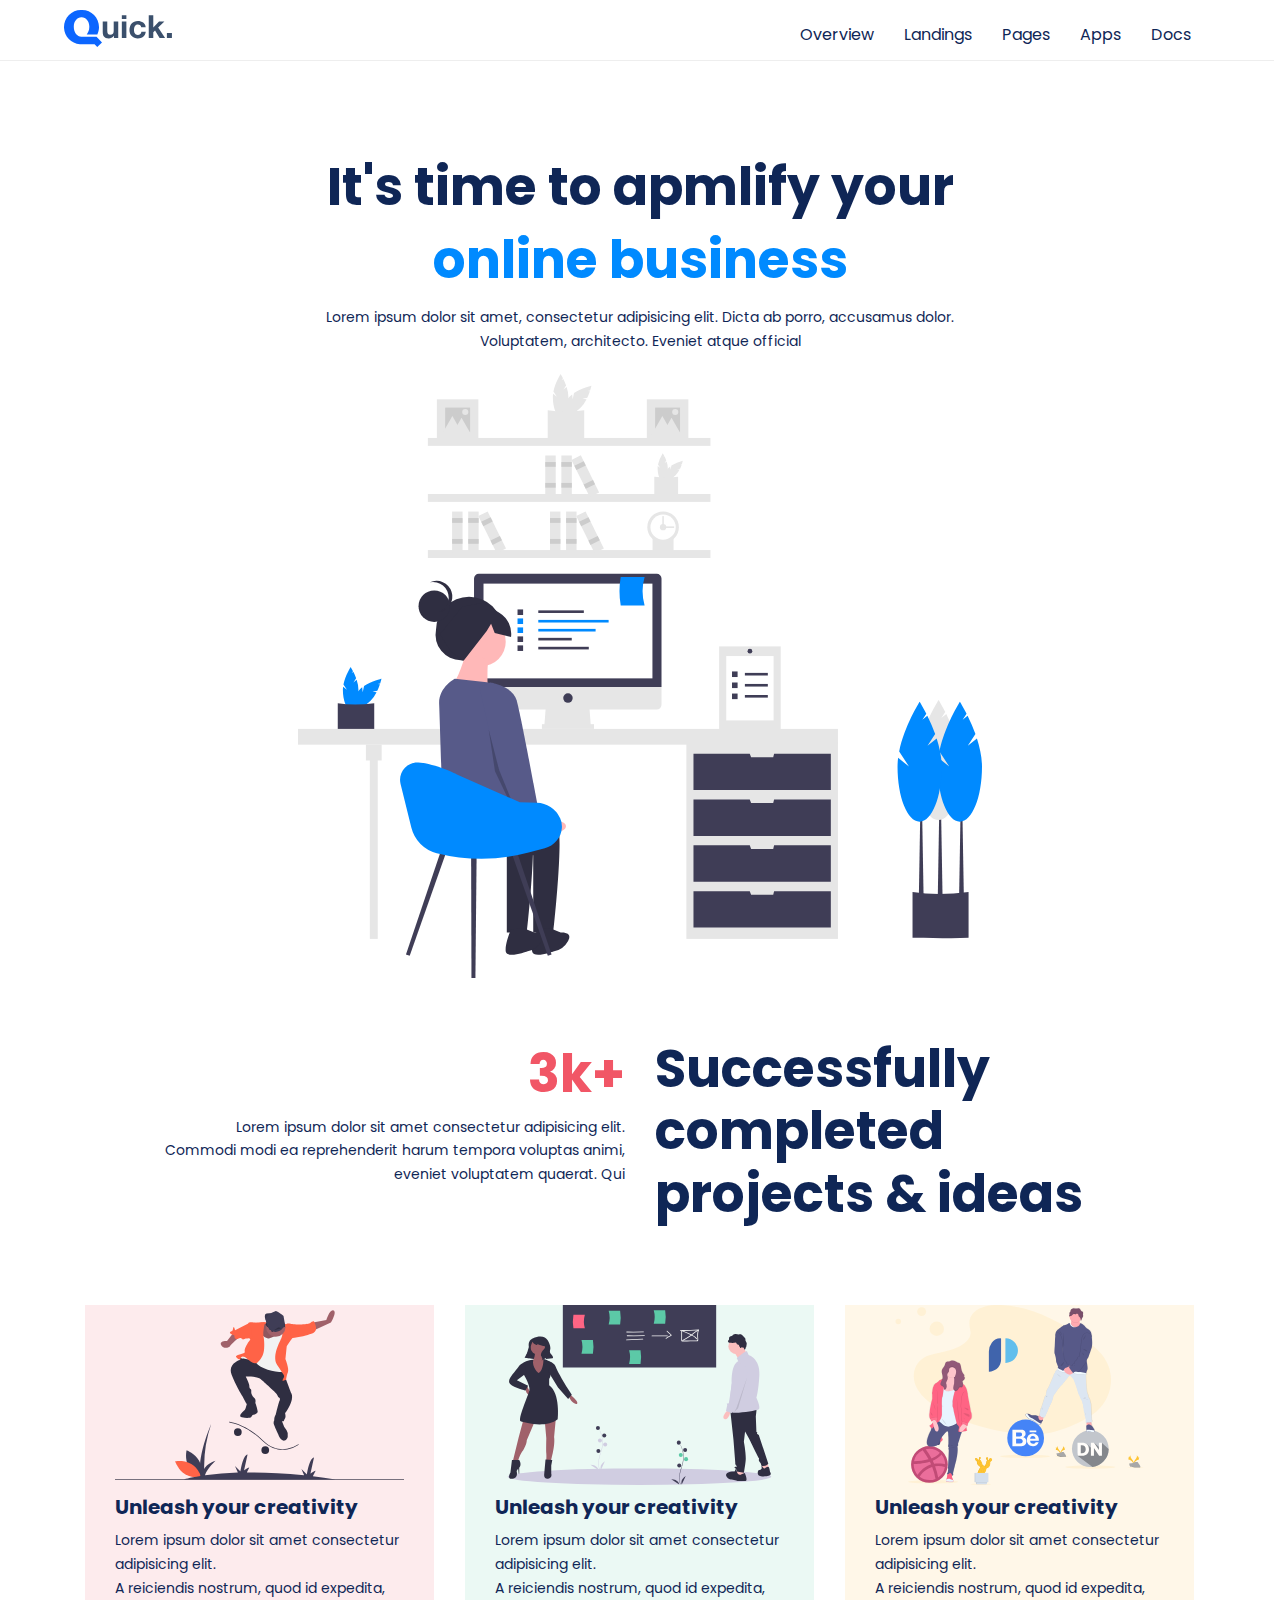
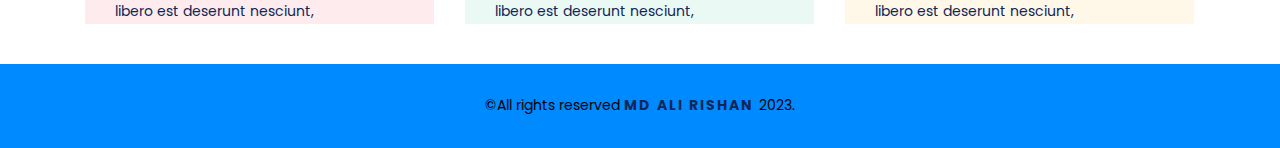
<file: index.html>
<html lang="en"><head>
	<meta charset="UTF-8">
	<meta name="viewport" content="width=device-width, initial-scale=1.0">
	<title>Quick | Home</title>
	<link rel="stylesheet" href="css/style.css">
	<link rel="preconnect" href="https://fonts.googleapis.com"><link rel="preconnect" href="https://fonts.gstatic.com" crossorigin=""><link href="https://fonts.googleapis.com/css2?family=Poppins:wght@100;200;300;400;500;600;700;800;900&amp;display=swap" rel="stylesheet">
</head>
<body>

<header class="header">
	<div class="container">
		<div class="row">
			<div class="col-6">
				<a href="index.html" class="logo">
					<img src="images/dark.svg" alt="">
				</a>
			</div>

			<div class="col-6">
				<ul class="navbar">
					<li>
						<a href="index.html">overview</a>
					</li>

					<li>
						<a href="#">landings</a>
					</li>

					<li>
						<a href="apps.html">pages</a>
					</li>

					<li>
						<a href="#">apps</a>
					</li>

					<li>
						<a href="#">docs</a>
					</li>
				</ul>
			</div>

		</div>
	</div>
</header>


<section class="banner">
	<div class="container">
		<div class="row">
			<div class="col-12">
				<h1>It's time to apmlify your <br> <span>online business</span></h1>
				<p>Lorem ipsum dolor sit amet, consectetur adipisicing elit. Dicta ab porro, accusamus dolor. <br> Voluptatem, architecto. Eveniet atque official <br> </p>
				<img src="images/illustration-1.svg" class="banner-img" alt="">
			</div>
		</div>
	</div>
</section>


<section class="successfull">
	<div class="container">
		<div class="row">
			<div class="col-6">
				<div class="left-box">
					<h1>3k+</h1>
					<p>Lorem ipsum dolor sit amet consectetur adipisicing elit. <br> Commodi modi ea reprehenderit harum tempora voluptas animi,<br> eveniet voluptatem quaerat. Qui</p>
				</div>
				</div>
						<div class="col-6">
				<div class="right-box">
					<h1>Successfully <br> completed <br> projects &amp; ideas</h1>
				</div>

			</div>
		</div>
	
</section>

	
<section class="features">
	<div class="container">
		<div class="row">
			<div class="col-4">
				<div class="inner-feature cl1">
					<img src="images/illustration-5.svg" alt="">
					<h4>Unleash your creativity</h4>
					<p>Lorem ipsum dolor sit amet consectetur adipisicing elit. <br> A reiciendis nostrum, quod id expedita, <br> libero est deserunt nesciunt, </p>
				</div>
			</div>

<div class="col-4">
				<div class="inner-feature cl2">
					<img src="images/illustration-6.svg" alt="">
					<h4>Unleash your creativity</h4>
					<p>Lorem ipsum dolor sit amet consectetur adipisicing elit. <br> A reiciendis nostrum, quod id expedita, <br> libero est deserunt nesciunt, </p>
				</div>
			</div>

			<div class="col-4">
				<div class="inner-feature cl3">
					<img src="images/illustration-7.svg" alt="">
					<h4>Unleash your creativity</h4>
					<p>Lorem ipsum dolor sit amet consectetur adipisicing elit. <br> A reiciendis nostrum, quod id expedita, <br> libero est deserunt nesciunt, </p>
				</div>
			</div>
		</div>
	</div>
</section>


<footer class="footer">
	<div class="container">
		<div class="row">
			<div class="col-12">
				<p>©All rights reserved <a href="#"> MD ALI RISHAN </a> 2023.</p>
			</div>
		</div>
	</div>
</footer>


</body></html>
</file>
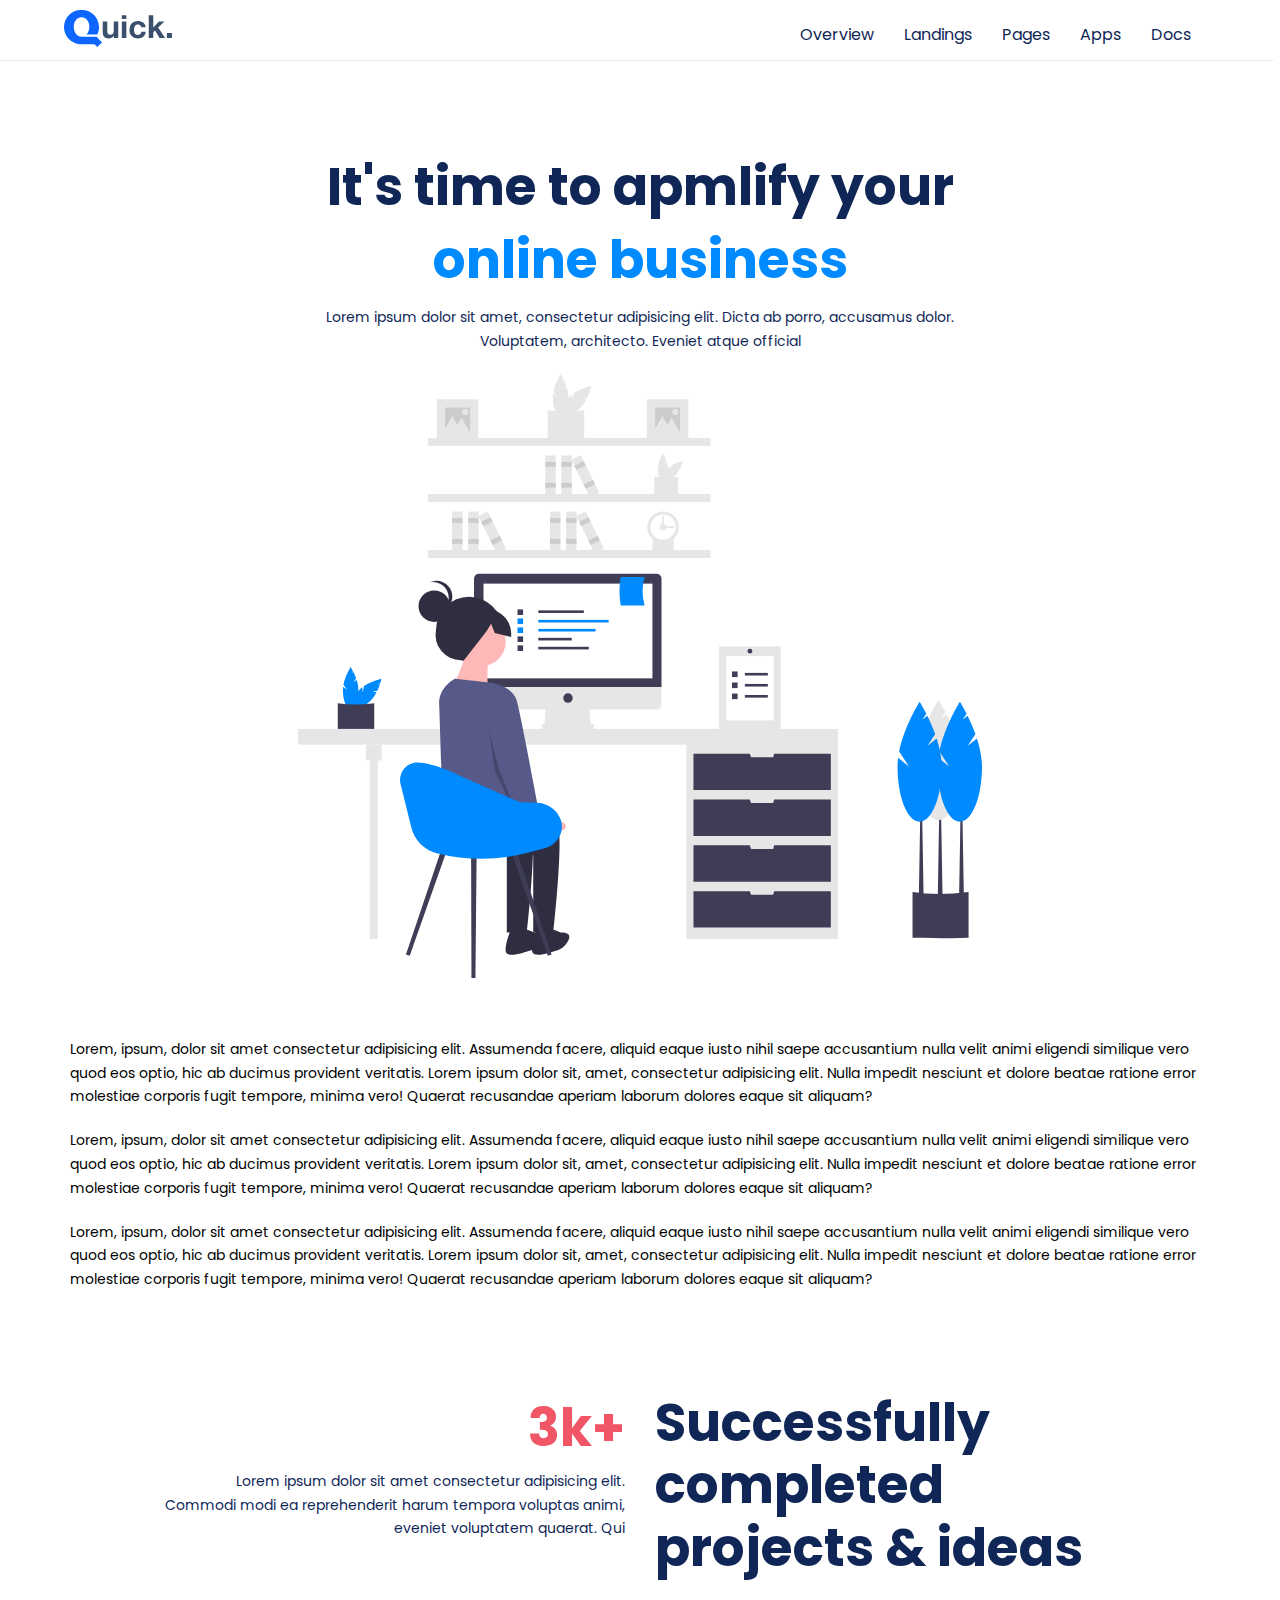
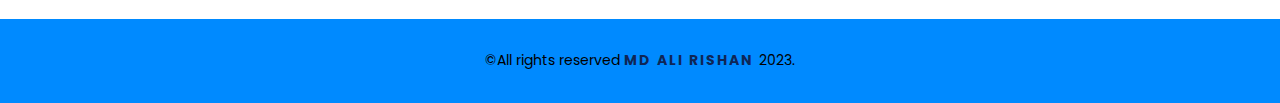
<file: apps.html>
<html lang="en"><head>
	<meta charset="UTF-8">
	<meta name="viewport" content="width=device-width, initial-scale=1.0">
	<title>Quick | Home</title>
	<link rel="stylesheet" href="css/style.css">
	<link rel="preconnect" href="https://fonts.googleapis.com"><link rel="preconnect" href="https://fonts.gstatic.com" crossorigin=""><link href="https://fonts.googleapis.com/css2?family=Poppins:wght@100;200;300;400;500;600;700;800;900&amp;display=swap" rel="stylesheet">
</head>
<body>

<header class="header">
	<div class="container">
		<div class="row">
			<div class="col-6">
				<a href="index.html" class="logo">
					<img src="images/dark.svg" alt="">
				</a>
			</div>

			<div class="col-6">
				<ul class="navbar">
					<li>
						<a href="index.html">overview</a>
					</li>

					<li>
						<a href="#">landings</a>
					</li>

					<li>
						<a href="apps.html">pages</a>
					</li>

					<li>
						<a href="#">apps</a>
					</li>

					<li>
						<a href="#">docs</a>
					</li>
				</ul>
			</div>

		</div>
	</div>
</header>


<section class="banner">
	<div class="container">
		<div class="row">
			<div class="col-12">
				<h1>It's time to apmlify your <br> <span>online business</span></h1>
				<p>Lorem ipsum dolor sit amet, consectetur adipisicing elit. Dicta ab porro, accusamus dolor. <br> Voluptatem, architecto. Eveniet atque official <br> </p>
				<img src="images/illustration-1.svg" class="banner-img" alt="">
			</div>
		</div>
	</div>
</section>


<section class="apps">
	<div class="container">
		<div class="row">
			<p>
				Lorem, ipsum, dolor sit amet consectetur adipisicing elit. Assumenda facere, aliquid eaque iusto nihil saepe accusantium nulla velit animi eligendi similique vero quod eos optio, hic ab ducimus provident veritatis. Lorem ipsum dolor sit, amet, consectetur adipisicing elit. Nulla impedit nesciunt et dolore beatae ratione error molestiae corporis fugit tempore, minima vero! Quaerat recusandae aperiam laborum dolores eaque sit aliquam?
			</p>
				<p>
				Lorem, ipsum, dolor sit amet consectetur adipisicing elit. Assumenda facere, aliquid eaque iusto nihil saepe accusantium nulla velit animi eligendi similique vero quod eos optio, hic ab ducimus provident veritatis. Lorem ipsum dolor sit, amet, consectetur adipisicing elit. Nulla impedit nesciunt et dolore beatae ratione error molestiae corporis fugit tempore, minima vero! Quaerat recusandae aperiam laborum dolores eaque sit aliquam?
			</p>
				<p>
				Lorem, ipsum, dolor sit amet consectetur adipisicing elit. Assumenda facere, aliquid eaque iusto nihil saepe accusantium nulla velit animi eligendi similique vero quod eos optio, hic ab ducimus provident veritatis. Lorem ipsum dolor sit, amet, consectetur adipisicing elit. Nulla impedit nesciunt et dolore beatae ratione error molestiae corporis fugit tempore, minima vero! Quaerat recusandae aperiam laborum dolores eaque sit aliquam?
			</p>
		</div>
	</div>
</section>


<section class="successfull">
	<div class="container">
		<div class="row">
			<div class="col-6">
				<div class="left-box">
					<h1>3k+</h1>
					<p>Lorem ipsum dolor sit amet consectetur adipisicing elit. <br> Commodi modi ea reprehenderit harum tempora voluptas animi,<br> eveniet voluptatem quaerat. Qui</p>
				</div>
				</div>
						<div class="col-6">
				<div class="right-box">
					<h1>Successfully <br> completed <br> projects &amp; ideas</h1>
				</div>

			</div>
		</div>
	
</section>

	



<footer class="footer">
	<div class="container">
		<div class="row">
			<div class="col-12">
				<p>©All rights reserved <a href="#"> MD ALI RISHAN </a> 2023.</p>
			</div>
		</div>
	</div>
</footer>


</body></html>
</file>
<file: css/style.css>
*{
padding: 0px;
margin: 0px;
}
body{font-family: 'Poppins', sans-serif;
font-size: 14px;
line-height: 1.7em;
}
h1,h2,h3,h4,h5,h6{
font-family: 'Poppins', sans-serif;
}
a{text-decoration: none}
a:hover{text-decoration: none}
img{max-width: 100%;
height: auto;}





.container{
	width:1140px;
	margin:0px  auto;


}

.row{
	width: 100%;
	float: left;

}
.col-12{
	width: 100%;
	float: left ;
}

.col-6{
	width: 50%;
	float: left ;
}

.col-4{width: 33.33%;
	float: left ;}


.innner-header{
	display: flex;
	justify-content:space-between ;

}
.logo{
	width: 120px;

}
.navbar ul li{
	list-style: none;
display: inline-block;}




.header {

	width: 100%;
	margin: 10px -6px ;
	float: left;
	border-bottom: 1px solid #eee;
}
.header .navbar {
	width: 100%;
	display: block;
text-align: right;}

	.header .navbar li{
		list-style: none;
		display: inline-block;
	

	}
.header .navbar li a{
	display: block;
	font-size: 16px;
	font-weight:400 ;
	text-transform: capitalize;
	margin: 13px;
	color: 0F2656;
}


 .banner
   
   {

	width: 100%;
	float: left;
	text-align: center;
	
	padding: 80px 0px 20px ;
}

.banner h1{
	font-size: 52px;
	line-height: 1.4em;
	color: #0F2656;
	font-weight: 700;
	margin: 0px 0px 10px ;
}


.banner  h1 span{color: #008AFF }


.banner p{
	font-size: 14px;
	line-height: 1.7em;
	color: #0F2656;
	font-weight: 400;
	margin: 0px 0px 20px;
} 


.banner .banner-img{
	width: 60%;

}


.successfull{
	width: 100%;
	float: left;
	padding: 40px 0px 35px;
}
.successfull .left-box {
	width: 100%;
	float: left;
	text-align: right;
}
.successfull .left-box  h1{
		font-size: 52px;
	line-height: 1.4em;
	color: #f15666;
	font-weight: 700;
	margin: 0px 15px 5px 0px ;

}
.successfull .left-box p{
		font-size: 14px;
	line-height: 1.7em;
	color: #0F2656;
	font-weight: 400;
	margin: 0px 15px 0px 0px;

}
.successfull .right-box
{
	width: 100%;
	float: left;
}
.successfull .right-box  h1{
		font-size: 52px;
	line-height: 1.2em;
	color: #0F2656;
	font-weight: 700;
	margin: 0px 0px 5px  15px;
}


.features{
	width: 100%;
	float: left;
	padding: 40px 0px ;
}
.features .inner-feature{
	margin: 0px 15px ;
	width: 76%;
	padding: 0px 30px ;
	
}  



.features .inner-feature img{
	margin: 0px 0px 10px;
height: 180px;
width: 100%;	
}



.features .inner-feature h4{
	font-size: 20px;
	line-height: 1.2em;
	color: #0F2656;
	font-weight: 700;
	margin: 0px 0px 10px ;
}


.features .inner-feature
	p{
		font-size: 14px;
	line-height: 1.7em;
	color: #0F2656;
	font-weight: 400;
	
}

.cl1{
	background: #FDEBED;
}


.cl2{
	background: #EBF9F4;
}

.cl3{background: #FFF7E8;}

/*apps pages csss code start */
.apps{
	width: 100%;
	float: left;
	padding: 40px 0px ;
}
.apps p{
	margin: 0px 0px 20px ;
}

/*apps pages csss code end */








.footer{text-align: center;
width: 100%;
float: left;
padding: 30px 0px;
background: #008aff;}
.footer p{
	font-size: 14px;
	line-height: 1.7em;
	color: #fofofo;
	font-weight: 400;
	text-align: center;
	
}
.footer p a {
	text-decoration: none;
	font-weight: 700;
	text-transform: uppercase;
	letter-spacing: 2px;
	color: #0F2656;
}
.footer p a:hover {
	color:#fff ;
}
.footer p a:focus {
	color:#FDEBED  ;
}
				.col-6.navbar:hover{color:#0F2656}

.col-6 .logo :hover {color:#FDEBED}








/* css media queries start */


@media (min-width: 279px) and (max-width: 319px) {
/* css start */

.container{
	width:90%;
	margin:0px  auto;


}

.row{
	width: 100%;
	float: left;

}
.col-12{
	width: 100%;
	float: left ;
}

.col-6{
	width: 100%;
	float: left ;
}

.col-4{width: 100%;
	float: left ;}

 .logo{
 	width: 100%;
 	display: block;
 	text-align: center;
 	    margin: 0px 0px 0px -26px;

 }








 .header .navbar {
 	width: 100%;
 	display: block;
 	text-align: center;
 	margin: 6px 0px 0px -24px;
 }

.banner h1 {
    font-size: 52px;
    line-height: 1.4em;
    color: #0F2656;
    font-weight: 700;
    margin: -54px 0px 0px 0px;
}






.successfull .left-box p {
    font-size: 14px;
    line-height: 1.7em;
    color: #0F2656;
    font-weight: 400;
    margin: 5px 15px 82px 0px;
}

.features .inner-features {
	width: 76%;
	padding: 50px 30px ;
	margin: 10px 0px 10px 13px;
}

.footer {
    text-align: center;
    width: 100%;
    float: left;
    padding: 30px 43px;
    background: #008aff;
}
.features .inner-feature p {
    font-size: 14px;
    line-height: 1.7em;
    color: #0F2656;
    font-weight: 400;
    margin: 0px 0px 0px 62px;
    padding: 14px 0px 0px 1px;
}
.features .inner-feature h4 {
    font-size: 19px;
    line-height: 1.2em;
    color: #0F2656;
    font-weight: 700;
    margin: -1px 0px 0px 57px;
}
.features .inner-feature img {
    margin: 0px 43px 10px;
    height: 180px;
    width: 100%;
}
.successfull .left-box p {
    font-size: 14px;
    line-height: 1.7em;
    color: #0F2656;
    font-weight: 400;
    margin: 5px -58px 83px 14px;
}
.banner p {
    font-size: 14px;
    line-height: 1.7em;
    color: #0F2656;
    font-weight: 400;
    margin: 0px -62px 0px 44px;
}
.banner h1 {
    font-size: 37px;
    line-height: 1.4em;
    color: #0F2656;
    font-weight: 700;
    margin: -54px 0px 0px 78px;
}
.successfull .right-box h1 {
    font-size: 46px;
    line-height: 1.2em;
    color: #0F2656;
    font-weight: 700;
    margin: 0px 0px 5px 19px;
}

.header {
    width: 100%;
 margin: 10px 56px;
    float: left;
    border-bottom: 1px solid #eee;
} .header .navbar li a {
    display: block;
    font-size: 20px;
    font-weight: 400;
    text-transform: capitalize;
    margin: 37px;
    color: 0F2656;}





/* 
  ##Device = Most of the Smartphones Mobiles galaxy phone (Portrait)
  ##Screen = B/w 279px to 319px
*/


/* css end */
}
/* 
  ##Device = Most of the Smartphones Mobiles (Portrait)
  ##Screen = B/w 320px to 479px
*/

@media (min-width: 320px) and (max-width: 479px) {
  
  /* CSS start  */
 .container{
	width:90%;
	margin:0px  auto;


}

.row{
	width: 100%;
	float: left;

}
.col-12{
	width: 100%;
	float: left ;
}

.col-6{
	width: 100%;
	float: left ;
}

.col-4{width: 100%;
	float: left ;}

 .logo{
 	width: 100%;
 	display: block;
 	text-align: center;

 }
.header .navbar li a {
    width: 100%;
    display: block;
    margin: 10px 0px 0px 10px;
    font-size: 15px;
}
 .header .navbar {
 	width: 100%;
 	display: block;
 	text-align: center;
 }

.banner h1 {
    font-size: 52px;
    line-height: 1.4em;
    color: #0F2656;
    font-weight: 700;
    margin: -54px 0px 0px 0px;

}






.successfull .left-box p {
    font-size: 14px;
    line-height: 1.7em;
    color: #0F2656;
    font-weight: 400;
    margin: 5px 15px 82px 0px;
}

.features .inner-features {
	width: 76%;
	padding: 50px 30px ;
	margin: 10px 0px 10px 13px;
}

.footer {
    text-align: center;
    width: 100%;
    float: left;
    padding: 30px 10px;
    background: #008aff;
}

}
/* 
  ##Device = Low Resolution Tablets, Mobiles (Landscape)
  ##Screen = B/w 481px to 767px
*/

@media (min-width: 481px) and (max-width: 767px) {
  
  /* CSS start */
  
.container{
	width:90%;
	margin:0px  auto;


}

.row{
	width: 100%;
	float: left;

}
.col-12{
	width: 100%;
	float: left ;
}

.col-6{
	width: 100%;
	float: left ;
}

.col-4{width: 100%;
	float: left ;}

 .logo{
 	width: 100%;
 	display: block;
 	text-align: center;

 }
 .header .navbar li a {
	width: 100%;
	display: block;
   margin: 10px 9px 0px 15px; 
}
 .header .navbar {
 	width: 100%;
 	display: block;
 	text-align: center;
 }

.banner h1 {
    font-size: 52px;
    line-height: 1.4em;
    color: #0F2656;
    font-weight: 700;
    margin: -54px 0px 0px 0px;
}






.successfull .left-box p {
    font-size: 14px;
    line-height: 1.7em;
    color: #0F2656;
    font-weight: 400;
    margin: 5px 15px 82px 0px;
}

.features .inner-features {
	width: 76%;
	padding: 50px 49px ;
	margin: 0px 15px;
}
.features .inner-feature img {
    margin: 0px 0px 0px 60px;
    height: 180px;
    width: 100%;
    text-align: center;
}


.features .inner-feature h4 {
    font-size: 20px;
    line-height: 1.2em;
    color: #0F2656;
    font-weight: 700;
       margin: 0px 0px 0px 198px;
   
}

.features .inner-feature p {
    font-size: 14px;
    line-height: 1.7em;
    color: #0F2656;
    font-weight: 400;
    margin: 0px 0px 0px 198px;
    padding: 20px 0px ;
}





 /* CSS end */

}
/* 
  ##Device = Tablets, Ipads (portrait)
  ##Screen = B/w 768px to 1024px
*/

@media (min-width: 768px) and (max-width: 1024px) {
  
  /* CSS start */
  
.container{
	width:90%;
	margin:0px  auto;


}

.row{
	width: 100%;
	float: left;

}
.col-12{
	width: 100%;
	float: left ;
}

.col-6{
	width: 100%;
	float: left ;
}

.col-4{width: 100%;
	float: left ;}

 .logo{
 	width: 100%;
 	display: block;
 	text-align: center;

 }
 .header .navbar li a {
	width: 100%;
	display: block;
   margin: 10px 9px 0px 10px; 
}
 .header .navbar {
 	width: 100%;
 	display: block;
 	text-align: center;
 }

.banner h1 {
    font-size: 52px;
    line-height: 1.4em;
    color: #0F2656;
    font-weight: 700;
    margin: -54px 0px 0px 0px;
}






.successfull .left-box p {
    font-size: 14px;
    line-height: 1.7em;
    color: #0F2656;
    font-weight: 400;
    margin: 5px 15px 82px 0px;
}

.features .inner-features {
	width: 76%;
	padding: 50px 49px ;
	margin: 0px 15px;
}

.features .inner-feature img {
    margin: 0px 68px 10px;
    height: 180px;
    width: 100%;
}

.features .inner-feature h4 {
    font-size: 14px;
    line-height: 1.2em;
    color: #0F2656;
    font-weight: 700;
    margin: 0px 107px 10px 246px;
}

.features .inner-feature p {
    font-size: 14px;
    line-height: 1.7em;
    color: #0F2656;
    font-weight: 400;
    margin: 0px 0px 0px 198px;
    padding: 20px 0px ;
}




  /* CSS end*/


}



/* css media queries end*/
</file>
